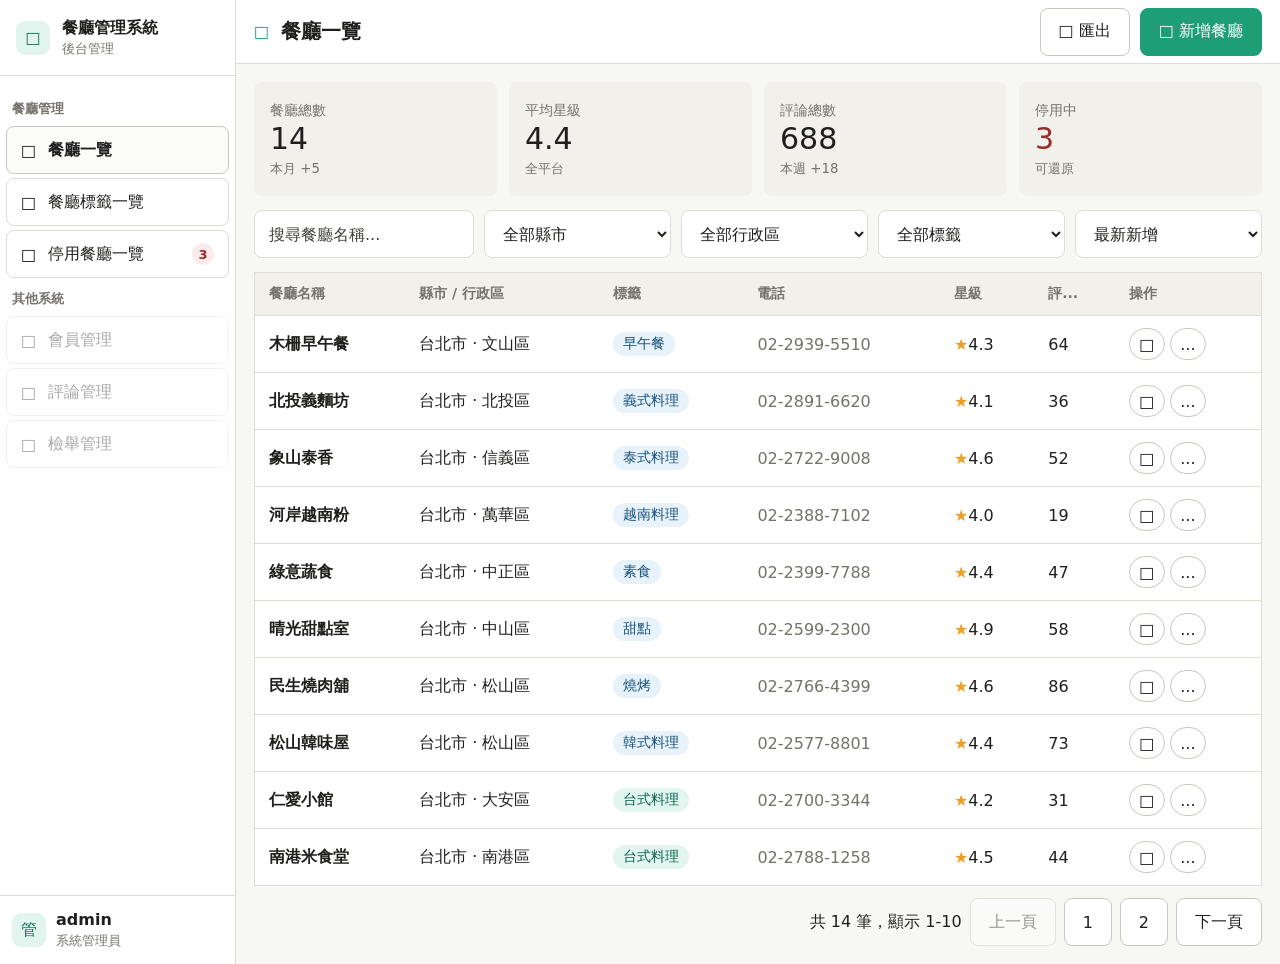
<file: restaurant-management/index.html>
<!DOCTYPE html>
<html lang="zh-TW">
<head>
    <meta charset="UTF-8">
    <meta name="viewport" content="width=device-width, initial-scale=1.0">
    <title>餐廳管理系統</title>
    <link rel="stylesheet" href="css/style.css">
</head>
<body>
    <div class="app-shell">
        <aside class="sidebar" aria-label="後台導覽">
            <div class="brand">
                <span class="brand-icon">□</span>
                <div>
                    <strong>餐廳管理系統</strong>
                    <span>後台管理</span>
                </div>
            </div>

            <nav>
                <p class="nav-title">餐廳管理</p>
                <button class="nav-item active" data-route="list"><span>□</span>餐廳一覽</button>
                <button class="nav-item" data-route="tags"><span>□</span>餐廳標籤一覽</button>
                <button class="nav-item" data-route="deleted"><span>□</span>停用餐廳一覽 <b id="deletedCount">0</b></button>

                <p class="nav-title">其他系統</p>
                <button class="nav-item disabled" disabled><span>□</span>會員管理</button>
                <button class="nav-item disabled" disabled><span>□</span>評論管理</button>
                <button class="nav-item disabled" disabled><span>□</span>檢舉管理</button>
            </nav>

            <div class="admin-box">
                <span>管</span>
                <div>
                    <strong>admin</strong>
                    <small>系統管理員</small>
                </div>
            </div>
        </aside>

        <main class="main">
            <header class="topbar">
                <div class="topbar-inner">
                    <h1 id="pageTitle"><span>□</span>餐廳一覽</h1>
                    <div id="pageActions" class="page-actions"></div>
                </div>
            </header>
            <section id="app" class="content" aria-live="polite"></section>
        </main>
    </div>

    <div id="modalRoot" class="modal-root" aria-hidden="true"></div>
    <div id="toast" class="toast" role="status"></div>

    <script src="js/models/RestaurantModel.js"></script>
    <script src="js/views/RestaurantListView.js"></script>
    <script src="js/views/RestaurantDetailView.js"></script>
    <script src="js/views/RestaurantFormView.js"></script>
    <script src="js/controllers/RestaurantListController.js"></script>
    <script src="js/controllers/RestaurantDetailController.js"></script>
    <script src="js/controllers/RestaurantFormController.js"></script>
    <script>
        RestaurantApp.init();
    </script>
</body>
</html>
</file>
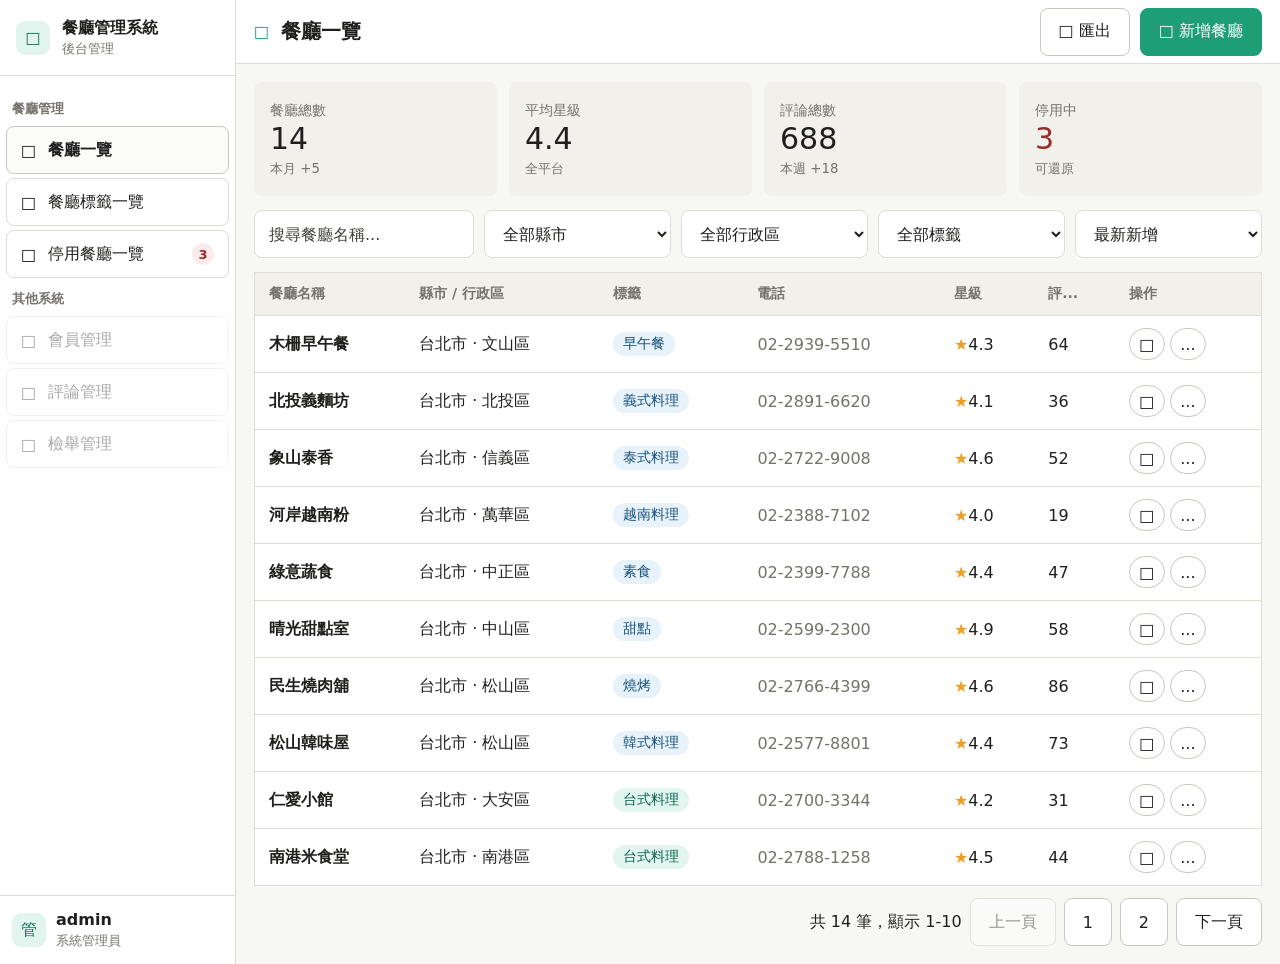
<file: restaurant-management/pages/detail.html>
<!DOCTYPE html>
<html lang="zh-TW">
<head>
    <meta charset="UTF-8">
    <meta http-equiv="refresh" content="0;url=../index.html">
    <title>餐廳詳細</title>
</head>
<body>
    <a href="../index.html">前往餐廳管理系統</a>
</body>
</html>
</file>
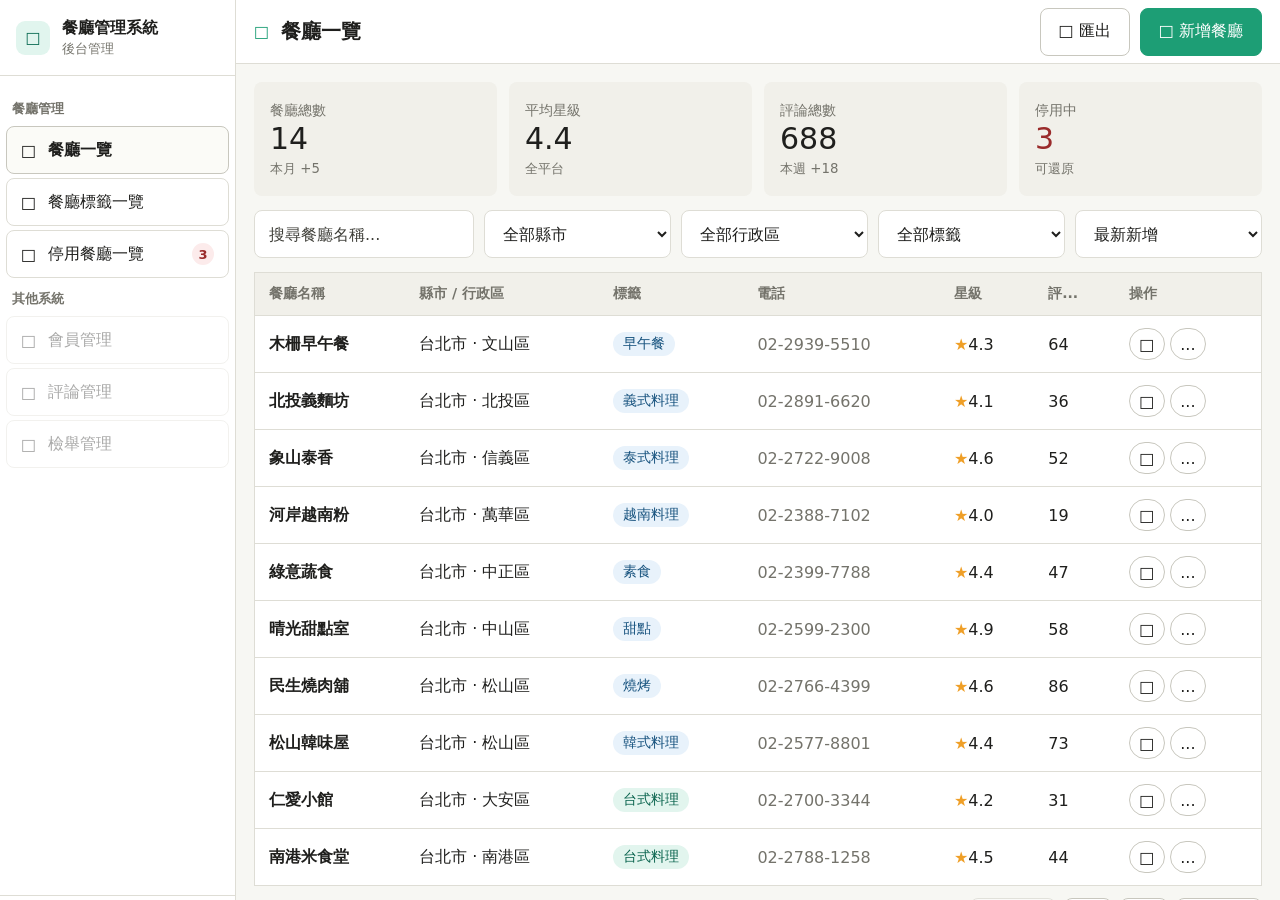
<file: restaurant-management/pages/form.html>
<!DOCTYPE html>
<html lang="zh-TW">
<head>
    <meta charset="UTF-8">
    <meta http-equiv="refresh" content="0;url=../index.html">
    <title>餐廳表單</title>
</head>
<body>
    <a href="../index.html">前往餐廳管理系統</a>
</body>
</html>
</file>
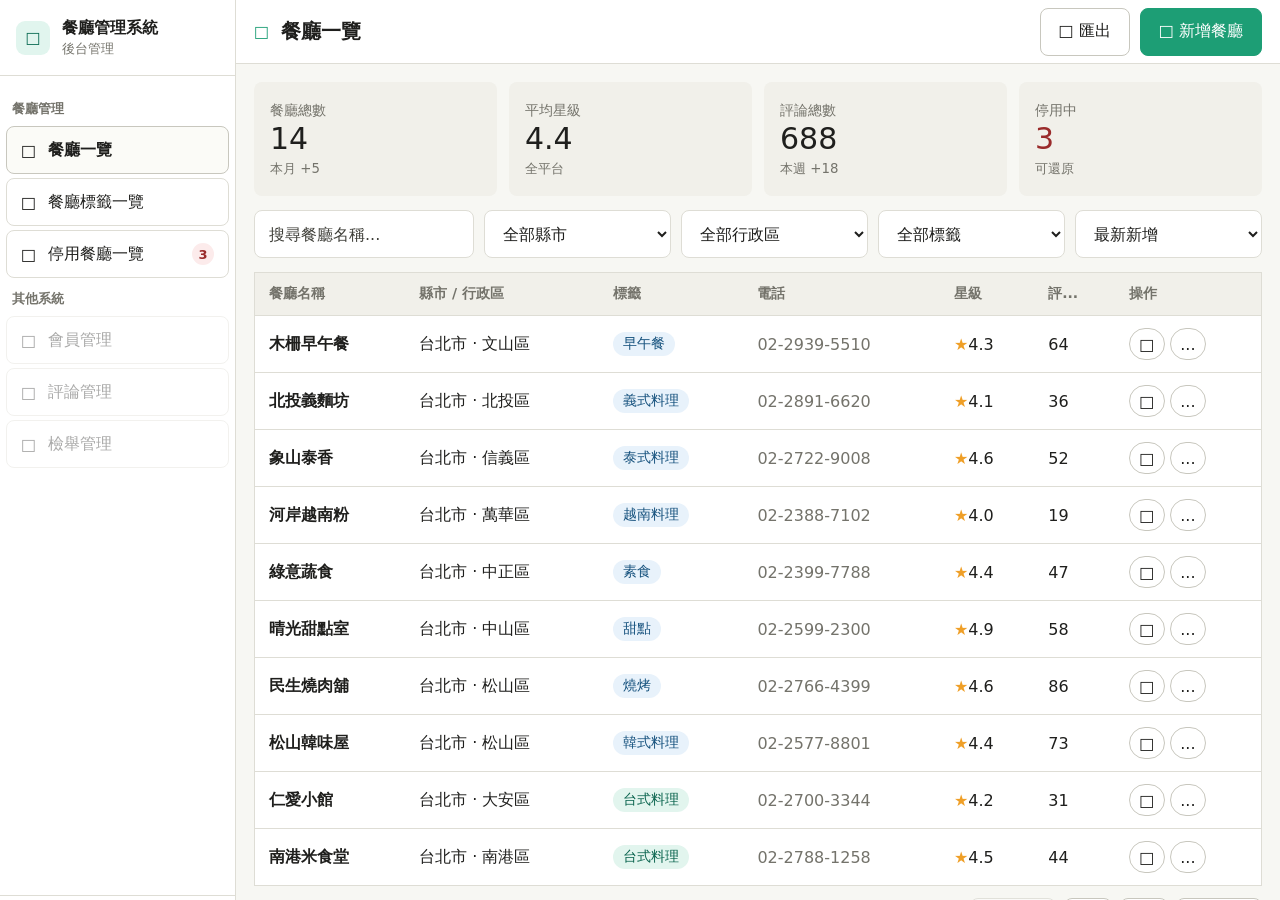
<file: restaurant-management/pages/list.html>
<!DOCTYPE html>
<html lang="zh-TW">
<head>
    <meta charset="UTF-8">
    <meta http-equiv="refresh" content="0;url=../index.html">
    <title>餐廳一覽</title>
</head>
<body>
    <a href="../index.html">前往餐廳管理系統</a>
</body>
</html>
</file>
<file: restaurant-management/css/style.css>
:root {
    --bg: #f7f7f3;
    --panel: #ffffff;
    --soft: #f1f0ea;
    --line: #deddd5;
    --line-strong: #c8c7be;
    --text: #1f1f1d;
    --muted: #74736b;
    --faint: #aaa89f;
    --green: #0f6e56;
    --green-2: #1d9e75;
    --green-soft: #e1f5ee;
    --red: #9a2b2b;
    --red-soft: #fcebeb;
    --amber: #8a560d;
    --amber-soft: #fff5df;
    --blue-soft: #e8f2fb;
    --shadow: 0 18px 60px rgba(32, 32, 24, .18);
}

*,
*::before,
*::after {
    box-sizing: border-box;
}

body {
    margin: 0;
    background: var(--bg);
    color: var(--text);
    font-family: system-ui, "Microsoft JhengHei", "Noto Sans TC", sans-serif;
    font-size: 16px;
}

button,
input,
select,
textarea {
    font: inherit;
}

button {
    cursor: pointer;
}

.app-shell {
    display: grid;
    grid-template-columns: 236px minmax(0, 1fr);
    min-height: 100vh;
}

.sidebar {
    background: var(--panel);
    border-right: 1px solid var(--line);
    display: flex;
    flex-direction: column;
}

.brand {
    height: 76px;
    padding: 18px 16px;
    border-bottom: 1px solid var(--line);
    display: flex;
    gap: 12px;
    align-items: center;
}

.brand-icon,
.admin-box > span {
    width: 34px;
    height: 34px;
    border-radius: 9px;
    background: var(--green-soft);
    color: var(--green);
    display: inline-grid;
    place-items: center;
    flex: 0 0 auto;
}

.brand strong,
.admin-box strong {
    display: block;
    font-size: 16px;
    line-height: 1.25;
}

.brand span:not(.brand-icon),
.admin-box small {
    color: var(--muted);
    font-size: 13px;
}

nav {
    padding: 12px 6px;
}

.nav-title {
    margin: 12px 6px 8px;
    color: var(--muted);
    font-size: 13px;
    font-weight: 700;
}

.nav-item {
    width: 100%;
    min-height: 48px;
    border: 1px solid var(--line);
    background: var(--panel);
    color: var(--text);
    border-radius: 8px;
    margin: 4px 0;
    padding: 0 14px;
    display: flex;
    align-items: center;
    gap: 12px;
    text-align: left;
}

.nav-item:hover,
.nav-item.active {
    border-color: var(--line-strong);
    background: #fbfbf7;
    font-weight: 700;
}

.nav-item b {
    margin-left: auto;
    min-width: 22px;
    height: 22px;
    border-radius: 999px;
    background: var(--red-soft);
    color: var(--red);
    display: inline-grid;
    place-items: center;
    font-size: 13px;
}

.nav-item.disabled {
    opacity: .38;
    cursor: not-allowed;
}

.admin-box {
    margin-top: auto;
    padding: 14px 12px;
    border-top: 1px solid var(--line);
    display: flex;
    gap: 10px;
    align-items: center;
}

.main {
    min-width: 0;
}

.topbar {
    height: 64px;
    background: var(--panel);
    border-bottom: 1px solid var(--line);
    padding: 0 18px;
}

.topbar-inner {
    width: min(100%, 1100px);
    height: 100%;
    margin: 0 auto;
    display: flex;
    align-items: center;
    gap: 12px;
}

.topbar h1 {
    margin: 0;
    font-size: 20px;
    display: flex;
    align-items: center;
    gap: 12px;
}

.topbar h1 span {
    color: var(--green-2);
    font-size: 16px;
}

.page-actions {
    margin-left: auto;
    display: flex;
    gap: 10px;
}

.content {
    padding: 18px;
    width: min(100%, 1100px);
    margin: 0 auto;
}

.stats-grid {
    display: grid;
    grid-template-columns: repeat(4, minmax(0, 1fr));
    gap: 12px;
    margin-bottom: 14px;
}

.stat-card {
    min-height: 104px;
    background: var(--soft);
    border-radius: 8px;
    padding: 18px 16px;
}

.stat-card span {
    color: var(--muted);
    font-size: 14px;
}

.stat-card strong {
    display: block;
    margin: 4px 0;
    font-size: 30px;
    line-height: 1;
    font-weight: 500;
}

.stat-card small {
    color: var(--muted);
}

.toolbar {
    display: grid;
    gap: 10px;
    margin-bottom: 14px;
}

.filter-row {
    display: grid;
    grid-template-columns: minmax(220px, 1fr) repeat(4, minmax(140px, 1fr));
    gap: 10px;
}

.deleted-filters {
    grid-template-columns: minmax(220px, 1fr) repeat(2, minmax(160px, 1fr));
}

.input,
.select,
.textarea {
    width: 100%;
    min-height: 48px;
    border: 1px solid var(--line);
    border-radius: 8px;
    background: var(--panel);
    color: var(--text);
    padding: 0 14px;
}

.textarea {
    min-height: 78px;
    padding-top: 10px;
    resize: vertical;
}

.input::placeholder {
    color: #3f3f39;
}

.btn {
    min-height: 48px;
    border: 1px solid var(--line-strong);
    border-radius: 8px;
    background: var(--panel);
    color: var(--text);
    padding: 0 18px;
    display: inline-flex;
    align-items: center;
    justify-content: center;
    gap: 8px;
    text-decoration: none;
    white-space: nowrap;
}

.btn:hover {
    background: #fbfbf7;
}

.btn:disabled {
    opacity: .45;
    cursor: not-allowed;
}

.btn-primary {
    border-color: var(--green-2);
    background: var(--green-2);
    color: #fff;
}

.btn-primary:hover {
    background: var(--green);
}

.btn-danger {
    color: var(--red);
    border-color: #e6b8b8;
}

.btn-restore {
    color: var(--green);
    border-color: #9ad9c3;
}

.btn-icon {
    width: 36px;
    min-height: 32px;
    padding: 0;
    border-radius: 999px;
}

.table-wrap {
    overflow-x: auto;
    border: 1px solid var(--line);
    background: var(--panel);
}

table {
    width: 100%;
    border-collapse: collapse;
    min-width: 720px;
}

th,
td {
    border-bottom: 1px solid var(--line);
    padding: 12px 14px;
    text-align: left;
    white-space: nowrap;
    vertical-align: middle;
}

th {
    background: var(--soft);
    color: var(--muted);
    font-size: 14px;
}

tbody tr {
    cursor: pointer;
}

tbody tr:hover td {
    background: #fbfbf7;
}

tr:last-child td {
    border-bottom: 0;
}

.muted {
    color: var(--muted);
}

.danger-text {
    color: var(--red);
}

.stars {
    color: #ef9f27;
    letter-spacing: 0;
}

.tag {
    display: inline-flex;
    align-items: center;
    max-width: 120px;
    min-height: 24px;
    border-radius: 999px;
    padding: 2px 10px;
    font-size: 14px;
    background: var(--blue-soft);
    color: #15517d;
}

.tag.food-taiwan {
    background: #e2f5ee;
    color: #0b654f;
}

.tag.hotpot,
.tag.violation {
    background: #fae8e1;
    color: #7d3418;
}

.tag.cafe {
    background: #faedda;
    color: #6a4210;
}

.tag.closed {
    background: var(--red-soft);
    color: var(--red);
}

.tag.neutral {
    background: #efeee8;
    color: #5c5a52;
}

.pager {
    display: flex;
    justify-content: flex-end;
    align-items: center;
    gap: 8px;
    margin-top: 12px;
}

.alert {
    border: 1px solid #f0a126;
    background: var(--amber-soft);
    color: var(--amber);
    border-radius: 8px;
    padding: 16px;
    margin-bottom: 14px;
}

.detail-header {
    display: flex;
    justify-content: space-between;
    align-items: center;
    gap: 12px;
    margin-bottom: 14px;
}

.detail-title {
    display: flex;
    align-items: center;
    gap: 10px;
    flex-wrap: wrap;
}

.detail-title h2 {
    margin: 0;
    font-size: 22px;
}

.detail-grid {
    display: grid;
    grid-template-columns: minmax(0, 2fr) minmax(280px, 1fr);
    gap: 14px;
}

.card {
    background: var(--panel);
    border: 1px solid var(--line);
    border-radius: 8px;
    padding: 16px;
    margin-bottom: 14px;
}

.card h3 {
    margin: 0 0 12px;
    padding-bottom: 10px;
    border-bottom: 1px solid var(--line);
    font-size: 17px;
}

.info-row {
    display: grid;
    grid-template-columns: 110px minmax(0, 1fr);
    gap: 12px;
    padding: 10px 0;
    border-bottom: 1px solid #efeee8;
}

.info-row:last-child {
    border-bottom: 0;
}

.info-key {
    color: var(--muted);
}

.info-row span:last-child {
    min-width: 0;
    white-space: normal;
    overflow-wrap: anywhere;
}

.hours-grid {
    display: grid;
    grid-template-columns: repeat(7, minmax(74px, 1fr));
    gap: 6px;
}

.hour-day {
    border-radius: 8px;
    background: var(--soft);
    padding: 8px 6px;
    text-align: center;
    min-height: 78px;
}

.hour-day b {
    display: block;
    margin-bottom: 6px;
}

.tag-page-row {
    display: grid;
    grid-template-columns: minmax(240px, 1fr) auto;
    gap: 10px;
    margin-bottom: 12px;
}

.hint {
    color: var(--muted);
    margin-bottom: 12px;
    font-size: 14px;
}

.tag-grid {
    display: grid;
    grid-template-columns: repeat(3, minmax(0, 1fr));
    gap: 12px;
}

.tag-card {
    min-height: 78px;
    border: 1px solid var(--line);
    background: var(--panel);
    border-radius: 8px;
    padding: 14px 16px;
    display: flex;
    justify-content: space-between;
    align-items: center;
    gap: 12px;
}

.tag-card.inactive {
    opacity: .56;
    border-style: dashed;
}

.divider {
    display: grid;
    grid-template-columns: 1fr auto 1fr;
    gap: 12px;
    align-items: center;
    color: var(--muted);
    margin: 18px 0 12px;
}

.divider::before,
.divider::after {
    content: "";
    height: 1px;
    background: var(--line);
}

.modal-root {
    position: fixed;
    inset: 0;
    z-index: 10;
    display: none;
    align-items: flex-start;
    justify-content: center;
    padding: 28px 14px;
    background: rgba(20, 20, 16, .4);
}

.modal-root.open {
    display: flex;
}

.modal {
    width: min(780px, 100%);
    max-height: calc(100vh - 56px);
    overflow: auto;
    background: var(--panel);
    border-radius: 8px;
    box-shadow: var(--shadow);
}

.modal-head,
.modal-foot {
    position: sticky;
    background: var(--panel);
    z-index: 1;
    display: flex;
    align-items: center;
    gap: 10px;
    padding: 14px 18px;
}

.modal-head {
    top: 0;
    border-bottom: 1px solid var(--line);
    justify-content: space-between;
}

.modal-foot {
    bottom: 0;
    border-top: 1px solid var(--line);
    justify-content: flex-end;
}

.modal-body {
    padding: 18px;
}

.form-section {
    margin-bottom: 20px;
}

.form-section h3 {
    margin: 0 0 12px;
    padding-bottom: 8px;
    border-bottom: 1px solid var(--line);
    font-size: 16px;
}

.form-grid {
    display: grid;
    grid-template-columns: repeat(2, minmax(0, 1fr));
    gap: 12px;
}

.field {
    display: grid;
    gap: 6px;
}

.field label {
    color: var(--muted);
    font-size: 14px;
    font-weight: 700;
}

.required {
    color: var(--red);
}

.choice-grid {
    display: flex;
    flex-wrap: wrap;
    gap: 8px;
}

.choice {
    border: 1px solid var(--line);
    background: var(--panel);
    border-radius: 999px;
    min-height: 36px;
    padding: 0 14px;
}

.choice.active {
    border-color: #70c8aa;
    background: var(--green-soft);
    color: var(--green);
    font-weight: 700;
}

.hours-form {
    display: grid;
    gap: 10px;
}

.hour-form-row {
    display: grid;
    grid-template-columns: 54px 86px minmax(0, 1fr);
    gap: 10px;
    align-items: center;
}

.slot-row {
    display: grid;
    grid-template-columns: 1fr auto 1fr auto;
    gap: 8px;
    align-items: center;
    margin-bottom: 6px;
}

.slot-row .input {
    min-height: 38px;
}

.switch {
    display: inline-flex;
    align-items: center;
    gap: 6px;
    color: var(--muted);
}

.switch input {
    width: 18px;
    height: 18px;
}

.image-manager {
    display: grid;
    grid-template-columns: repeat(2, minmax(0, 1fr));
    gap: 12px;
}

.image-uploader {
    border: 1px solid var(--line);
    border-radius: 8px;
    padding: 14px;
    background: #fbfbf7;
    display: grid;
    gap: 12px;
}

.image-uploader p {
    color: var(--muted);
    margin: 6px 0 0;
    line-height: 1.5;
    font-size: 14px;
}

.image-preview-list {
    display: grid;
    gap: 10px;
    margin-top: 12px;
}

.image-preview-card {
    border: 1px solid var(--line);
    border-radius: 8px;
    padding: 10px;
    display: grid;
    grid-template-columns: 168px minmax(0, 1fr);
    gap: 12px;
    align-items: center;
    background: var(--panel);
}

.image-preview-card img {
    width: 100%;
    aspect-ratio: 16 / 9;
    object-fit: cover;
    border-radius: 6px;
    background: var(--soft);
}

.image-preview-card p {
    color: var(--muted);
    margin: 6px 0 10px;
    font-size: 14px;
}

.image-empty {
    min-height: 74px;
    border: 1px dashed var(--line-strong);
    border-radius: 8px;
    display: grid;
    place-items: center;
    color: var(--muted);
    background: #fbfbf7;
    text-align: center;
    padding: 14px;
}

.detail-image-grid {
    display: grid;
    grid-template-columns: minmax(0, 2fr) minmax(180px, 1fr);
    gap: 12px;
}

.detail-image-button {
    position: relative;
    display: block;
    width: 100%;
    padding: 0;
    border: 0;
    background: none;
    border-radius: 8px;
    overflow: hidden;
    text-align: left;
}

.detail-image-button img {
    width: 100%;
    object-fit: cover;
    border-radius: 8px;
    border: 1px solid var(--line);
    background: var(--soft);
    display: block;
    transition: transform .18s ease, filter .18s ease;
}

.detail-image-button:hover img {
    transform: scale(1.015);
}

.detail-image-button.cover img {
    aspect-ratio: 16 / 9;
}

.detail-env-list {
    display: grid;
    grid-template-columns: repeat(2, minmax(0, 1fr));
    gap: 8px;
}

.detail-image-button.environment img {
    aspect-ratio: 3 / 2;
}

.detail-image-button.has-more img {
    filter: brightness(.54);
}

.image-more-overlay {
    position: absolute;
    inset: 0;
    display: grid;
    place-items: center;
    color: #fff;
    font-size: 34px;
    font-weight: 700;
    text-shadow: 0 2px 12px rgba(0, 0, 0, .38);
}

.lightbox-modal,
.gallery-modal {
    width: min(1120px, calc(100vw - 28px));
}

.lightbox-body {
    padding: 18px;
    display: grid;
    place-items: center;
    background: #11110f;
}

.lightbox-image {
    width: auto;
    max-width: 100%;
    max-height: calc(100vh - 180px);
    object-fit: contain;
    border-radius: 6px;
    background: #000;
}

.gallery-body {
    padding: 18px;
    display: grid;
    grid-template-columns: repeat(2, minmax(0, 1fr));
    gap: 14px;
}

.gallery-item {
    margin: 0;
    border: 1px solid var(--line);
    border-radius: 8px;
    overflow: hidden;
    background: #fbfbf7;
}

.gallery-item img {
    width: 100%;
    aspect-ratio: 3 / 2;
    object-fit: cover;
    display: block;
}

.gallery-item figcaption {
    padding: 10px 12px;
    color: var(--muted);
    font-size: 14px;
}

.toast {
    position: fixed;
    right: 16px;
    bottom: 16px;
    background: #25251f;
    color: #fff;
    border-radius: 8px;
    padding: 12px 14px;
    opacity: 0;
    transform: translateY(8px);
    transition: .18s ease;
    pointer-events: none;
}

.toast.show {
    opacity: 1;
    transform: translateY(0);
}

@media (max-width: 900px) {
    .app-shell {
        grid-template-columns: 1fr;
    }

    .sidebar {
        position: static;
    }

    .admin-box {
        display: none;
    }

    nav {
        display: grid;
        grid-template-columns: repeat(3, minmax(0, 1fr));
        gap: 8px;
    }

    .nav-title,
    .nav-item.disabled {
        display: none;
    }

    .stats-grid,
    .filter-row,
    .deleted-filters,
    .detail-grid,
    .tag-grid,
    .image-manager,
    .detail-image-grid {
        grid-template-columns: 1fr;
    }

    .content {
        padding: 14px;
    }
}

@media (max-width: 620px) {
    .topbar-inner,
    .detail-header,
    .page-actions,
    .tag-page-row,
    .form-grid,
    .hour-form-row {
        display: grid;
        grid-template-columns: 1fr;
        height: auto;
    }

    .topbar {
        padding: 0;
        height: auto;
    }

    .topbar-inner {
        padding: 14px;
        height: auto;
    }

    .hours-grid {
        grid-template-columns: repeat(2, minmax(0, 1fr));
    }

    .image-preview-card {
        grid-template-columns: 1fr;
    }

    .detail-env-list {
        grid-template-columns: 1fr;
    }

    .gallery-body {
        grid-template-columns: 1fr;
    }
}
</file>
